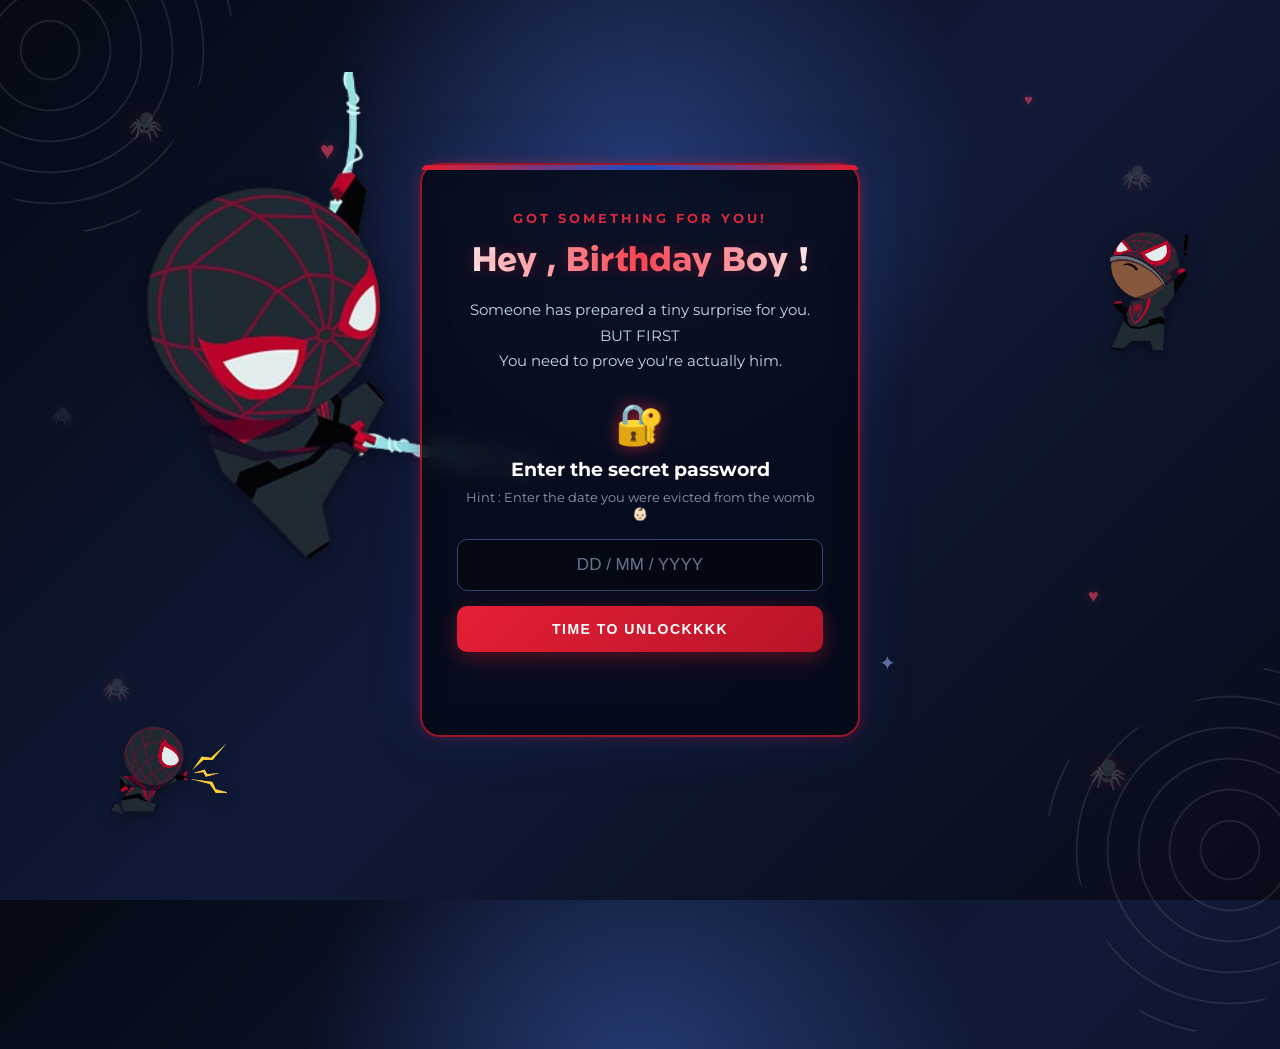
<file: index.html>
<!DOCTYPE html>
<html lang="en">
<head>
    <meta charset="UTF-8">
    <meta name="viewport" content="width=device-width, initial-scale=1.0">
    <title>A Little Surprise ❤️</title>

<link rel="preconnect" href="https://fonts.googleapis.com">
<link rel="preconnect" href="https://fonts.gstatic.com" crossorigin>
<link href="https://fonts.googleapis.com/css2?family=Geom:ital,wght@0,300..900;1,300..900&family=Montserrat:ital,wght@0,100..900;1,100..900&display=swap" rel="stylesheet"> 

    <link rel="stylesheet" href="style.css">
</head>

<body>

    <!-- Floating background decorations -->
    <!-- Cute floating background decorations -->

<div class="floating-heart heart1">♥</div>
<div class="floating-heart heart2">♥</div>
<div class="floating-heart heart3">♥</div>
<div class="floating-heart heart4">♥</div>

<div class="spider-mask mask1">🕷️</div>
<div class="spider-mask mask2">🕷️</div>
<div class="spider-mask mask3">🕷️</div>
<div class="spider-mask mask4">🕷️</div>
<div class="spider-mask mask5">🕷️</div>

<!-- Cute Spider-Man decorations -->

<img src="assets/spidey1.png" class="spidey spidey1" alt="">
<img src="assets/spidey3.png" class="spidey spidey3" alt="">
<img src="assets/spidey4.png" class="spidey spidey4" alt="">


<div class="web web1">✦</div>
<div class="web web2">✦</div>
    <main class="container">
 
        <div class="card">


            <p class="small-text">Got Something For You!</p>

            <h1>Hey , Birthday Boy !</h1>

            <p class="description">
                Someone has prepared a tiny surprise for you.
                <br>
                BUT FIRST
                <br>
                You need to prove you're actually him. 
            </p>

            <div class="lock">🔐</div>

            <h2>Enter the secret password</h2>

            <p class="hint">
                Hint : Enter the date you were evicted from the womb 👶🏻
            </p>

            <input
                type="text"
                id="password"
                placeholder="DD / MM / YYYY"
                maxlength="10"
            >

            <button onclick="checkPassword()">
                TIME TO UNLOCKKKK 
            </button>

            <p id="message"></p>

        </div>

    </main>

    <script src="script.js"></script>

</body>
</html>
</file>
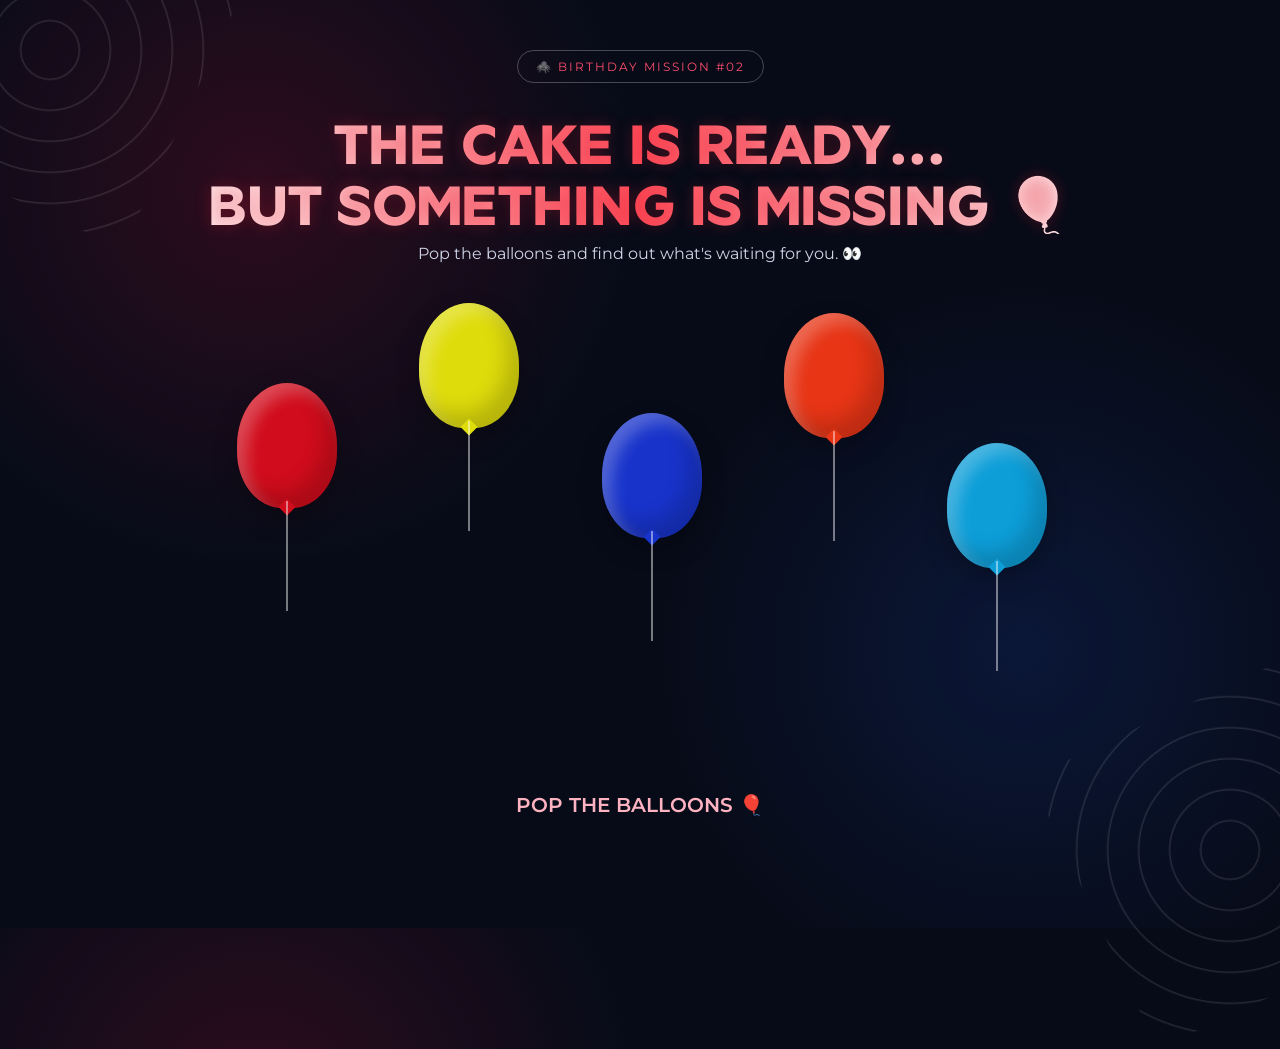
<file: balloons.html>
<!DOCTYPE html>
<html lang="en">
<head>
    <meta charset="UTF-8">
    <meta name="viewport" content="width=device-width, initial-scale=1.0">

    <title>Birthday Mission #02 🕷️</title>
<link href="https://fonts.googleapis.com/css2?family=Geom:ital,wght@0,300..900;1,300..900&family=Montserrat:ital,wght@0,100..900;1,100..900&display=swap" rel="stylesheet"> 

    <link rel="stylesheet" href="style.css">
    <link rel="stylesheet" href="balloons.css">
</head>

<body class="balloon-page">

    <main class="balloon-container">

        <div class="mission-label">
            🕷️ BIRTHDAY MISSION #02
        </div>

        <h1>
            THE CAKE IS READY...
            <span>BUT SOMETHING IS MISSING 🎈</span>
        </h1>

        <p class="balloon-subtitle">
            Pop the balloons and find out what's waiting for you. 👀
        </p>

        <div class="balloon-area">

            <div class="balloon balloon-red" data-message="You're annoying. 😌"></div>

            <div class="balloon balloon-blue" data-message="But you're still my favourite person. ❤️"></div>

            <div class="balloon balloon-pink" data-message="Okay fine... you're cute. 🙄💕"></div>

            <div class="balloon balloon-yellow" data-message="Don't get too excited. 😭"></div>

            <div class="balloon balloon-purple" data-message="One more balloon... 👀"></div>

        </div>

        <div id="balloonMessage" class="balloon-message">
            POP THE BALLOONS 🎈
        </div>

        <button id="continueButton" class="continue-button hidden">
            OPEN YOUR BIRTHDAY SURPRISE 🎁
        </button>

    </main>

    <script src="balloons.js"></script>

</body>
</html>
</file>
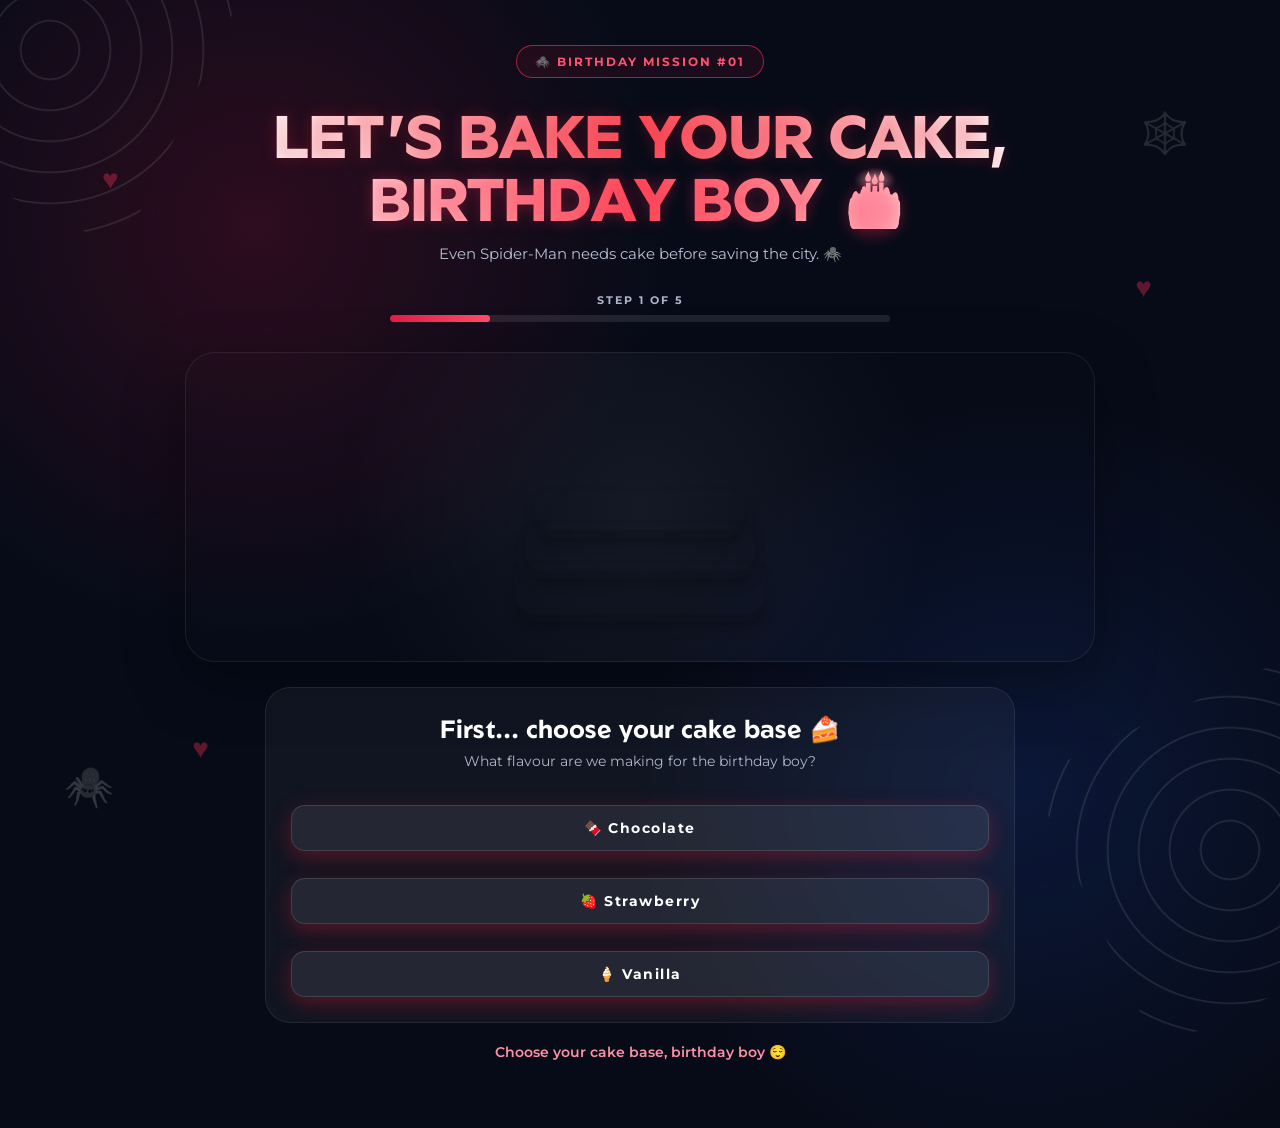
<file: cake.html>
<!DOCTYPE html>
<html lang="en">
<head>
    <meta charset="UTF-8">
    <meta name="viewport" content="width=device-width, initial-scale=1.0">

    <title>Birthday Mission #01 🕷️</title>

    <!-- Google Fonts -->
    <link rel="preconnect" href="https://fonts.googleapis.com">
    <link rel="preconnect" href="https://fonts.gstatic.com" crossorigin>

    <link href="https://fonts.googleapis.com/css2?family=Geom:ital,wght@0,300..900;1,300..900&family=Montserrat:ital,wght@0,100..900;1,100..900&display=swap" rel="stylesheet">

    <!-- Your existing stylesheet -->
    <link rel="stylesheet" href="style.css">

    <!-- Cake-specific stylesheet -->
    <link rel="stylesheet" href="cake.css">
</head>

<body class="cake-page">

    <!-- Floating decorations -->
    <div class="cake-bg-heart heart-1">♥</div>
    <div class="cake-bg-heart heart-2">♥</div>
    <div class="cake-bg-heart heart-3">♥</div>

    <div class="cake-bg-web web-1">🕸️</div>
    <div class="cake-bg-web web-2">🕷️</div>

    <main class="cake-container">

        <!-- Mission heading -->
        <div class="mission-label">
            🕷️ BIRTHDAY MISSION #01
        </div>

        <h1>
            LET'S BAKE YOUR CAKE,
            <span>BIRTHDAY BOY 🎂</span>
        </h1>

        <p class="cake-subtitle">
            Even Spider-Man needs cake before saving the city. 🕷️
        </p>


        <!-- Progress -->
        <div class="cake-progress">
            <div class="progress-text">
                STEP <span id="currentStep">1</span> OF 5
            </div>

            <div class="progress-bar">
                <div id="progressFill"></div>
            </div>
        </div>


        <!-- Cake display -->
        <section class="cake-stage">

            <div class="cake-wrapper">

                <!-- Candles will be added by JavaScript -->
                <div id="candles" class="candles"></div>

                <!-- Cake -->
                <div id="cake" class="cake">

                    <div id="cakeDecorations" class="cake-decorations"></div>

                    <div id="frosting" class="frosting"></div>

                    <div class="cake-layer cake-top"></div>
                    <div class="cake-layer cake-middle"></div>
                    <div class="cake-layer cake-bottom"></div>

                </div>

            </div>

        </section>


        <!-- Interactive controls -->
        <section class="cake-controls">

            <!-- STEP 1 -->
            <div class="cake-step active" id="step1">

                <h2>First... choose your cake base 🍰</h2>

                <p>
                    What flavour are we making for the birthday boy?
                </p>

                <div class="choice-buttons">

                    <button class="cake-choice" data-base="chocolate">
                        🍫 Chocolate
                    </button>

                    <button class="cake-choice" data-base="strawberry">
                        🍓 Strawberry
                    </button>

                    <button class="cake-choice" data-base="vanilla">
                        🍦 Vanilla
                    </button>

                </div>

            </div>


            <!-- STEP 2 -->
            <div class="cake-step" id="step2">

                <h2>Now let's add some frosting! 🎀</h2>

                <p>
                    Because plain cake is simply unacceptable.
                </p>

                <div class="choice-buttons">

                    <button class="frosting-choice" data-frosting="pink">
                        💗 Pink
                    </button>

                    <button class="frosting-choice" data-frosting="white">
                        🤍 Vanilla
                    </button>

                    <button class="frosting-choice" data-frosting="red">
                        ❤️ Red Velvet
                    </button>

                </div>

            </div>


            <!-- STEP 3 -->
            <div class="cake-step" id="step3">

                <h2>Time to decorate! ✨</h2>

                <p>
                    Make it cute. You have been warned. 😌
                </p>

                <div class="choice-buttons">

                    <button class="decoration-choice" data-decoration="web">
                        🕸️ Spider Web
                    </button>

                    <button class="decoration-choice" data-decoration="heart">
                        ❤️ Hearts
                    </button>

                    <button class="decoration-choice" data-decoration="strawberry">
                        🍓 Strawberries
                    </button>

                    <button class="decoration-choice" data-decoration="chocolate">
                        🍫 Choco Chips
                    </button>

                </div>

                <button id="finishDecorating" class="next-button">
                    I'M DONE DECORATING ✨
                </button>

            </div>


            <!-- STEP 4 -->
            <div class="cake-step" id="step4">

                <h2>Every birthday cake needs candles 🕯️</h2>

                <p>
                    Add the candles...
                </p>

                <button id="addCandles" class="next-button">
                    ADD CANDLES 🕯️
                </button>

            </div>


            <!-- STEP 5 -->
            <div class="cake-step" id="step5">

                <h2 id="candleTitle">
                    Almost there... 👀
                </h2>

                <p id="candleMessage">
                    Light the candles and make a wish. ✨
                </p>

                <button id="lightCandles" class="next-button">
                    LIGHT THE CANDLES 🔥
                </button>

                <button id="blowCandles" class="next-button hidden">
                    BLOW THEM OUT 💨
                </button>

            </div>


            <!-- Messages -->
            <div id="cakeMessage" class="cake-message">
                Choose your cake base, birthday boy 😌
            </div>


            <!-- Final button -->
            <button id="continueButton" class="continue-button hidden">
                CONTINUE TO THE BALLOONS 🎈
            </button>

        </section>

    </main>


    <script src="cake.js"></script>

</body>
</html>
</file>
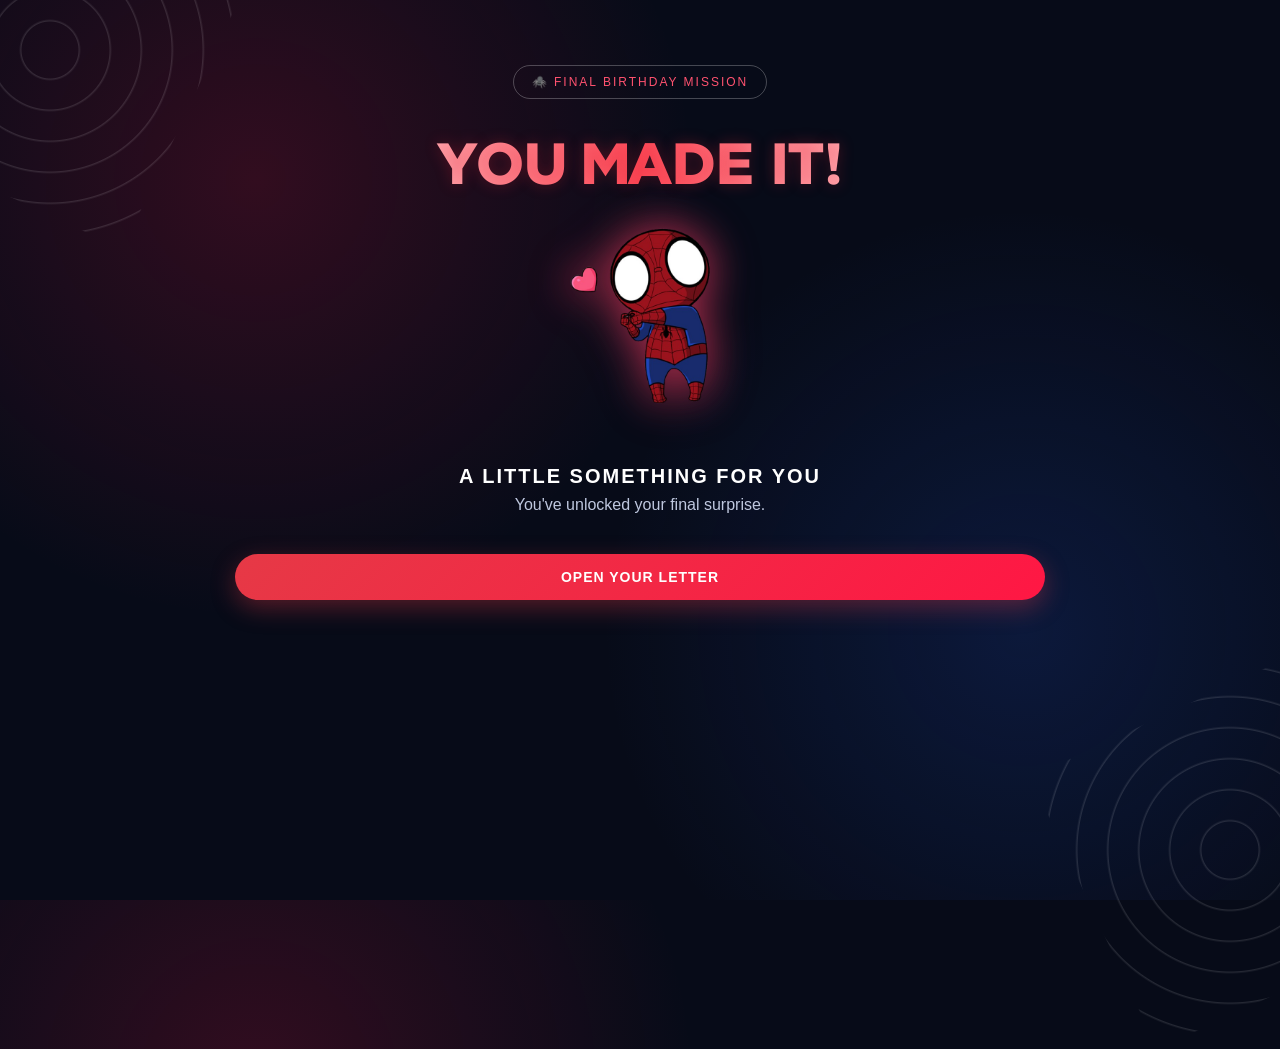
<file: surprise.html>
<!DOCTYPE html>
<html lang="en">
<head>
    <meta charset="UTF-8">
    <meta name="viewport" content="width=device-width, initial-scale=1.0">

    <title>Your Birthday Surprise ❤️</title>
<link href="https://fonts.googleapis.com/css2?family=Geom&display=swap" rel="stylesheet">
    <link rel="stylesheet" href="style.css">
    <link rel="stylesheet" href="surprise.css">
</head>

<body class="surprise-page">

    <main class="surprise-container">

        <div class="mission-label">
            🕷️ FINAL BIRTHDAY MISSION
        </div>

        <h1>
            YOU MADE IT!
        
        </h1>
<div class="envelope" id="envelope">
    <img src="spidey_love.png" alt="Spider-Man ❤️" class="spidey-image">
</div>

        <h2>A LITTLE SOMETHING FOR YOU</h2>

        <p class="letter-instruction">
            You've unlocked your final surprise.
        </p>

        <button id="openLetter" class="surprise-button">
            OPEN YOUR LETTER 
        </button>

        <section id="birthdayLetter" class="birthday-letter hidden">
            <h2>Happy Birthday, Achukuttaaahhhh</h2>

            <p>
                I have dedicated some part of my time for this,
                just for you. Every click brought you closer
                to something I wanted you to know. I somehow knew i cannot be present physically near you to celebrate this day with you. So i had to make this for my favourite human out there. I really wanted to give you something that would mean a lot to you, because of the efforts I have put for this since a month .I hope you have had a lil fun while going through this. Happy B'day My Love ! 
            </p>

        </section>

    </main>

    <script src="surprise.js"></script>

</body>
</html>
</file>
<file: style.css>
* {
    margin: 0;
    padding: 0;
    box-sizing: border-box;
}

h1 {
    font-family: "Geom", sans-serif;
    font-weight: 800;
}



body {
    min-height: 100vh;
    font-family: "Montserrat", sans-serif;
    overflow-x: hidden;
overflow-y: auto;
    color: white;

    /* Spider-Man inspired NYC night */
    background:
        radial-gradient(circle at 50% 20%, #263b73 0%, transparent 35%),
        linear-gradient(135deg, #050914, #101a38, #080b18);
}

/* =========================
   MAIN CONTAINER
========================= */

.container {
    min-height: 100vh;

    display: flex;
    justify-content: center;
    align-items: center;

    padding: 20px;

    position: relative;
    z-index: 5;
}

/* =========================
   MAIN CARD
========================= */

.card {
    width: 440px;
    max-width: 95%;

    padding: 45px 35px;

    text-align: center;

    background: rgba(5, 10, 25, 0.82);

    border: 2px solid rgba(220, 25, 45, 0.7);

    border-radius: 20px;

    backdrop-filter: blur(12px);

    box-shadow:
        0 0 15px rgba(220, 25, 45, 0.3),
        0 0 50px rgba(20, 60, 150, 0.25),
        inset 0 0 30px rgba(0, 0, 0, 0.25);

    position: relative;

    animation: cardAppear 1s ease;
}

/* Red comic-style top border */

.card::before {
    content: "";

    position: absolute;

    top: 0;
    left: 0;

    width: 100%;
    height: 5px;

    background: linear-gradient(
        90deg,
        #e21d2f,
        #1f4fc4,
        #e21d2f
    );

    border-radius: 20px 20px 0 0;
}

/* =========================
   SPIDER ICON
========================= */

.sparkle {
    font-size: 42px;

    margin-bottom: 12px;

    filter:
        drop-shadow(0 0 8px rgba(230, 30, 50, 0.8));

    animation: spiderFloat 2s infinite ease-in-out;
}

/* =========================
   TEXT
========================= */

.small-text {
    color: #d9273d;

    font-size: 13px;

    font-weight: bold;

    letter-spacing: 3px;

    margin-bottom: 10px;

    text-transform: uppercase;
}

h1 {
    font-size: 34px;

    margin-bottom: 18px;

    font-weight: 800;

    background: linear-gradient(
        90deg,
        #ffffff,
        #ff4b59,
        #ffffff
    );

    -webkit-background-clip: text;
    -webkit-text-fill-color: transparent;

    text-shadow:
        0 0 15px rgba(220, 30, 50, 0.3);
}

.description {
    color: #cbd4e8;

    line-height: 1.7;

    font-size: 15px;
}

/* =========================
   LOCK
========================= */

.lock {
    font-size: 40px;

    margin: 25px 0 10px;

    animation: lockFloat 2s infinite ease-in-out;

    filter:
        drop-shadow(0 0 8px rgba(220, 30, 50, 0.7));
}

h2 {
    font-size: 19px;

    margin-bottom: 8px;

    color: #ffffff;
}

.hint {
    font-size: 13px;

    color: #8996b3;

    margin-bottom: 18px;
}

/* =========================
   PASSWORD INPUT
========================= */

input {
    width: 100%;

    padding: 15px;

    border-radius: 10px;

    border: 1px solid #34466f;

    background: rgba(0, 0, 0, 0.35);

    color: white;

    text-align: center;

    font-size: 17px;

    outline: none;

    transition: 0.3s;
}

input::placeholder {
    color: #69758e;
}

input:focus {
    border-color: #e52b40;

    box-shadow:
        0 0 12px rgba(220, 30, 50, 0.4);
}

/* =========================
   BUTTON
========================= */

button {
    width: 100%;

    margin-top: 15px;

    padding: 15px;

    border: none;

    border-radius: 10px;

    background:
        linear-gradient(
            135deg,
            #e51f35,
            #b91428
        );

    color: white;

    font-size: 14px;

    font-weight: bold;

    letter-spacing: 1.5px;

    cursor: pointer;

    transition: 0.3s;

    box-shadow:
        0 6px 20px rgba(220, 25, 45, 0.35);
}

button:hover {
    transform: translateY(-3px);

    box-shadow:
        0 10px 30px rgba(220, 25, 45, 0.55);

    background:
        linear-gradient(
            135deg,
            #f52c43,
            #c81930
        );
}

button:active {
    transform: scale(0.97);
}

/* =========================
   MESSAGE
========================= */

#message {
    margin-top: 18px;

    min-height: 20px;

    font-size: 14px;

    color: #ff4c5f;

    font-weight: 600;
}

/* =========================
   WEB CORNERS
========================= */

body::before,
body::after {
    content: "";

    position: absolute;

    width: 300px;
    height: 300px;

    opacity: 0.12;

    background-image:
        repeating-radial-gradient(
            circle,
            transparent 0,
            transparent 28px,
            white 29px,
            transparent 31px
        );

    pointer-events: none;
}

body::before {
    top: -100px;
    left: -100px;

    transform: rotate(25deg);
}

body::after {
    bottom: -100px;
    right: -100px;

    transform: rotate(-25deg);
}

/* =========================
   FLOATING HEARTS
========================= */

.floating-heart {
    position: absolute;

    top: 15%;
    left: 12%;

    font-size: 22px;

    color: rgba(220, 30, 50, 0.4);

    animation:
        float 5s infinite ease-in-out;

    z-index: 1;
}

.heart2 {
    top: 70%;
    left: 85%;

    animation-delay: 1s;
}

.heart3 {
    top: 25%;
    left: 80%;

    animation-delay: 2s;
}

/* =========================
   WEB THREADS
========================= */

.star {
    position: absolute;

    color: rgba(120, 160, 255, 0.65);

    font-size: 20px;

    animation:
        twinkle 2s infinite alternate;

    z-index: 1;
}

.star1 {
    top: 18%;
    left: 70%;
}

.star2 {
    top: 80%;
    left: 18%;

    animation-delay: 0.8s;
}

.star3 {
    top: 10%;
    left: 30%;

    animation-delay: 1.5s;
}

/* =========================
   ANIMATIONS
========================= */

@keyframes cardAppear {

    from {
        opacity: 0;
        transform:
            translateY(40px)
            scale(0.94);
    }

    to {
        opacity: 1;
        transform:
            translateY(0)
            scale(1);
    }
}

@keyframes spiderFloat {

    0%, 100% {
        transform:
            translateY(0)
            rotate(0deg);
    }

    50% {
        transform:
            translateY(-8px)
            rotate(5deg);
    }
}

@keyframes lockFloat {

    0%, 100% {
        transform: translateY(0);
    }

    50% {
        transform: translateY(-8px);
    }
}

@keyframes float {

    0%, 100% {
        transform: translateY(0);
    }

    50% {
        transform: translateY(-25px);
    }
}

@keyframes twinkle {

    from {
        opacity: 0.2;
        transform: scale(0.8);
    }

    to {
        opacity: 1;
        transform: scale(1.2);
    }
}

@keyframes shake {

    0%, 100% {
        transform: translateX(0);
    }

    25% {
        transform: translateX(-8px);
    }

    75% {
        transform: translateX(8px);
    }
}

/* =========================
   SUCCESS EFFECT
========================= */

.success {
    animation:
        successPulse 0.7s ease;
}

@keyframes successPulse {

    0% {
        transform: scale(1);
    }

    50% {
        transform: scale(1.05);
        box-shadow:
            0 0 50px rgba(220, 30, 50, 0.7);
    }

    100% {
        transform: scale(1);
    }
}
/* =================================
   CUTE FLOATING SPIDER MASKS
================================= */

.spider-mask {
    position: absolute;

    font-size: 28px;

    opacity: 0.35;

    filter:
        drop-shadow(0 0 6px rgba(220, 30, 50, 0.5));

    z-index: 1;

    pointer-events: none;

    animation:
        maskFloat 6s infinite ease-in-out;
}


/* Different positions */

.mask1 {
    top: 12%;
    left: 10%;

    animation-delay: 0s;
}

.mask2 {
    top: 75%;
    left: 8%;

    font-size: 23px;

    animation-delay: 1.5s;
}

.mask3 {
    top: 18%;
    right: 10%;

    font-size: 25px;

    animation-delay: 2.5s;
}

.mask4 {
    bottom: 12%;
    right: 12%;

    font-size: 30px;

    animation-delay: 3.5s;
}

.mask5 {
    top: 45%;
    left: 4%;

    font-size: 18px;

    opacity: 0.2;

    animation-delay: 4.5s;
}


/* =================================
   FLOATING HEARTS
================================= */

.floating-heart {
    position: absolute;

    color: rgba(255, 70, 100, 0.55);

    font-size: 22px;

    z-index: 1;

    pointer-events: none;

    filter:
        drop-shadow(0 0 5px rgba(255, 50, 80, 0.5));

    animation:
        heartFloat 5s infinite ease-in-out;
}

.heart1 {
    top: 28%;
    left: 17%;
}

.heart2 {
    top: 65%;
    right: 18%;

    font-size: 18px;

    animation-delay: 1s;
}

.heart3 {
    top: 10%;
    right: 30%;

    font-size: 15px;

    animation-delay: 2s;
}

.heart4 {
    bottom: 18%;
    left: 25%;

    font-size: 25px;

    animation-delay: 3s;
}


/* =================================
   LITTLE SPARKLES
================================= */

.web {
    position: absolute;

    color: rgba(170, 190, 255, 0.55);

    font-size: 20px;

    z-index: 1;

    animation:
        sparkleFloat 3s infinite alternate;

    pointer-events: none;
}

.web1 {
    top: 22%;
    left: 35%;
}

.web2 {
    bottom: 25%;
    right: 30%;

    animation-delay: 1.2s;
}


/* =================================
   MASK ANIMATION
================================= */

@keyframes maskFloat {

    0% {
        transform:
            translateY(0)
            rotate(-5deg);

        opacity: 0.25;
    }

    50% {
        transform:
            translateY(-18px)
            rotate(5deg);

        opacity: 0.45;
    }

    100% {
        transform:
            translateY(0)
            rotate(-5deg);

        opacity: 0.25;
    }
}


/* =================================
   HEART ANIMATION
================================= */

@keyframes heartFloat {

    0% {
        transform:
            translateY(0)
            scale(1);

        opacity: 0.3;
    }

    50% {
        transform:
            translateY(-20px)
            scale(1.15);

        opacity: 0.65;
    }

    100% {
        transform:
            translateY(0)
            scale(1);

        opacity: 0.3;
    }
}


/* =================================
   SPARKLE ANIMATION
================================= */

@keyframes sparkleFloat {

    from {
        transform:
            scale(0.7)
            rotate(0deg);

        opacity: 0.25;
    }

    to {
        transform:
            scale(1.2)
            rotate(180deg);

        opacity: 0.8;
    }
}

/* =================================
   CUTE SPIDER-MAN "EMOJIS"
================================= */

.spidey {
    position: absolute;

    width: 125px;
    height: 125px;

    object-fit: contain;

    z-index: 1;

    pointer-events: none;

    filter:
        drop-shadow(0 5px 8px rgba(0, 0, 0, 0.35));

    animation: spideyFloat 5s infinite ease-in-out;
}

/* Positions */

.spidey1 {
    top: 8%;
    left: 7%;

      width: 500px;
    height: 500px;
}


.spidey3 {
    top: 25%;
    right: 6%;

    width: 125px;
    height: 125px;

    animation-delay: 2.5s;
}

.spidey4 {
    bottom: 8%;
    left: 8%;

    width: 125px;
    height: 125px;

    animation-delay: 3.5s;
}

@keyframes spideyFloat {

    0%, 100% {
        transform:
            translateY(0)
            rotate(-4deg);
    }

    50% {
        transform:
            translateY(-15px)
            rotate(4deg);
    }
}
</file>
<file: balloons.css>
* {
    box-sizing: border-box;
}
h1 {
    font-family: "Geom", sans-serif;
    font-weight: 800;
}
body.balloon-page {
    margin: 0;
    min-height: 100vh;
    overflow-x: hidden;
    overflow-y: auto;

    background:
        radial-gradient(circle at 20% 20%, rgba(220, 20, 60, 0.18), transparent 30%),
        radial-gradient(circle at 80% 70%, rgba(30, 80, 200, 0.18), transparent 30%),
        #070b18;

    color: white;
    font-family: "Montserrat", sans-serif;
}

.balloon-container {
    width: min(1000px, 94%);
    margin: auto;
    padding: 50px 20px 70px;
    text-align: center;
    position: relative;
    z-index: 2;
}


.mission-label {
    display: inline-block;
    padding: 8px 18px;
    border: 1px solid rgba(255,255,255,0.25);
    border-radius: 30px;
    font-size: 12px;
    letter-spacing: 2px;
    color: #ff4d6d;
    margin-bottom: 20px;
}

.balloon-container h1 {
    font-size: clamp(30px, 5vw, 55px);
    line-height: 1.1;
    margin: 10px 0;
}

.balloon-container h1 span {
    display: block;
    color: #ff3b5c;
}

.balloon-subtitle {
    color: #cfd4e6;
    font-size: 16px;
    margin-bottom: 30px;
}

/* BALLOON AREA */

.balloon-area {
    position: relative;
    width: 100%;
    height: 480px;
    margin: 20px auto;
}

/* INDIVIDUAL BALLOONS */

.balloon {
    position: absolute;
    width: 100px;
    height: 125px;
    border-radius: 50% 50% 45% 45%;
    cursor: pointer;

    box-shadow:
        inset -12px -15px 20px rgba(0,0,0,0.18),
        inset 10px 10px 15px rgba(255,255,255,0.25),
        0 10px 25px rgba(0,0,0,0.25);

    animation: float 3s ease-in-out infinite;
}

.balloon::before {
    content: "";
    position: absolute;
    width: 12px;
    height: 12px;
    background: inherit;
    bottom: -5px;
    left: 44px;
    transform: rotate(45deg);
}

.balloon::after {
    content: "";
    position: absolute;
    width: 2px;
    height: 110px;
    background: rgba(255,255,255,0.45);
    top: 118px;
    left: 49px;
}

/* BALLOON POSITIONS */

.balloon-red {
    background: #d10c1c;
    left: 8%;
    top: 90px;
    animation-delay: 0s;
}

.balloon-blue {
    background: #dfdc0c;
    left: 27%;
    top: 10px;
    animation-delay: 0.5s;
}

.balloon-pink {
    background: #1833ca;
    left: 46%;
    top: 120px;
    animation-delay: 1s;
}

.balloon-yellow {
    background: #e73516;
    left: 65%;
    top: 20px;
    animation-delay: 1.5s;
}

.balloon-purple {
    background: #0d9ed8;
    left: 82%;
    top: 150px;
    animation-delay: 2s;
}

/* FLOATING ANIMATION */

@keyframes float {
    0%, 100% {
        transform: translateY(0) rotate(-2deg);
    }

    50% {
        transform: translateY(-20px) rotate(2deg);
    }
}

/* MESSAGE */

.balloon-message {
    min-height: 45px;
    margin: 20px auto;
    font-size: 20px;
    font-weight: 600;
    color: #ffb3c1;
}

/* CONTINUE BUTTON */

.continue-button {
    border: none;
    padding: 14px 28px;
    border-radius: 30px;

    background: linear-gradient(135deg, #e63946, #ff1744);
    color: white;

    font-size: 14px;
    font-weight: bold;
    letter-spacing: 1px;

    cursor: pointer;

    box-shadow: 0 8px 25px rgba(230, 57, 70, 0.35);

    transition: 0.25s ease;
}

.continue-button:hover {
    transform: translateY(-3px) scale(1.03);
}

.hidden {
    display: none !important;
}

/* MOBILE */

@media (max-width: 700px) {

    .balloon-area {
        height: 520px;
    }

    .balloon {
        width: 75px;
        height: 95px;
    }

    .balloon::before {
        left: 32px;
    }

    .balloon::after {
        top: 90px;
        left: 37px;
    }

    .balloon-red {
        left: 5%;
    }

    .balloon-blue {
        left: 30%;
    }

    .balloon-pink {
        left: 52%;
    }

    .balloon-yellow {
        left: 68%;
    }

    .balloon-purple {
        left: 35%;
        top: 300px;
    }
}
</file>
<file: cake.css>
/* ==========================================
   SPIDER-MAN BIRTHDAY — CAKE PAGE
   ========================================== */

* {
    box-sizing: border-box;
}
h1 {
    font-family: "Geom", sans-serif;
    font-weight: 800;
}
body.cake-page {
    margin: 0;
    min-height: 100vh;
    overflow-x: hidden;

    background:
        radial-gradient(circle at 20% 20%, rgba(220, 20, 60, 0.18), transparent 30%),
        radial-gradient(circle at 80% 70%, rgba(30, 80, 200, 0.18), transparent 30%),
        #070b18;

    color: white;
    font-family: "Montserrat", sans-serif;
}


/* ==========================================
   BACKGROUND DECORATIONS
   ========================================== */

.cake-bg-heart,
.cake-bg-web {
    position: fixed;
    pointer-events: none;
    z-index: 0;
}

.cake-bg-heart {
    color: rgba(255, 50, 90, 0.35);
    font-size: 28px;
    animation: floatHeart 5s ease-in-out infinite;
}

.heart-1 {
    left: 8%;
    top: 18%;
}

.heart-2 {
    right: 10%;
    top: 30%;
    animation-delay: 1.5s;
}

.heart-3 {
    left: 15%;
    bottom: 15%;
    animation-delay: 3s;
}

.cake-bg-web {
    font-size: 40px;
    opacity: 0.35;
    animation: slowFloat 6s ease-in-out infinite;
}

.web-1 {
    right: 7%;
    top: 12%;
}

.web-2 {
    left: 5%;
    bottom: 10%;
    animation-delay: 2s;
}


@keyframes floatHeart {

    0%, 100% {
        transform: translateY(0) rotate(-5deg);
    }

    50% {
        transform: translateY(-20px) rotate(8deg);
    }
}

@keyframes slowFloat {

    0%, 100% {
        transform: translateY(0);
    }

    50% {
        transform: translateY(-15px);
    }
}


/* ==========================================
   MAIN CONTAINER
   ========================================== */

.cake-container {
    position: relative;
    z-index: 2;

    width: min(950px, 94%);
    margin: auto;
    padding: 45px 20px 60px;

    text-align: center;
}


/* ==========================================
   HEADING
   ========================================== */

.mission-label {
    display: inline-block;

    padding: 8px 18px;
    margin-bottom: 15px;

    border: 1px solid rgba(255, 50, 80, 0.6);
    border-radius: 30px;

    color: #ff5470;
    background: rgba(255, 30, 60, 0.08);

    font-size: 12px;
    font-weight: 700;
    letter-spacing: 2px;
}

.cake-container h1 {
    margin: 10px auto;

    max-width: 750px;

    font-family: "Geom", sans-serif;
    font-size: clamp(32px, 6vw, 60px);
    line-height: 1.05;

    letter-spacing: -1px;
}

.cake-container h1 span {
    display: block;
    color: #ff355d;

    text-shadow:
        0 0 15px rgba(255, 40, 80, 0.35);
}

.cake-subtitle {
    color: #b8bfd3;
    font-size: 15px;
    margin: 15px auto 30px;
}


/* ==========================================
   PROGRESS BAR
   ========================================== */

.cake-progress {
    width: min(500px, 90%);
    margin: 0 auto 30px;
}

.progress-text {
    margin-bottom: 8px;

    font-size: 11px;
    font-weight: 700;
    letter-spacing: 2px;

    color: #aeb6cb;
}

.progress-bar {
    height: 7px;

    background: rgba(255, 255, 255, 0.1);

    border-radius: 20px;
    overflow: hidden;
}

#progressFill {
    width: 20%;
    height: 100%;

    background: linear-gradient(
        90deg,
        #e21d48,
        #ff4d68
    );

    border-radius: inherit;

    transition: width 0.5s ease;
}


/* ==========================================
   CAKE STAGE
   ========================================== */

.cake-stage {
    width: 100%;
    min-height: 310px;

    display: flex;
    align-items: center;
    justify-content: center;

    margin-bottom: 25px;

    border: 1px solid rgba(255, 255, 255, 0.08);
    border-radius: 30px;

    background:
        radial-gradient(
            circle at center,
            rgba(255, 255, 255, 0.06),
            transparent 65%
        );

    box-shadow:
        0 20px 60px rgba(0, 0, 0, 0.35);
}

.cake-wrapper {
    position: relative;

    width: 300px;
    height: 230px;

    display: flex;
    align-items: flex-end;
    justify-content: center;
}


/* ==========================================
   CAKE
   ========================================== */

.cake {
    position: relative;

    width: 250px;
    height: 150px;

    transition: 0.5s ease;
}


/* Cake layers */

.cake-layer {
    position: absolute;

    left: 0;

    width: 100%;

    border-radius: 14px 14px 20px 20px;

    box-shadow:
        inset 0 -8px 0 rgba(0, 0, 0, 0.12),
        0 7px 12px rgba(0, 0, 0, 0.2);

    transition: background 0.5s ease;
}

.cake-bottom {
    bottom: 0;
    height: 58px;
}

.cake-middle {
    bottom: 43px;
    height: 55px;
    width: 92%;
    left: 4%;
}

.cake-top {
    bottom: 84px;
    height: 48px;
    width: 84%;
    left: 8%;
}


/* Cake flavours */

.cake.chocolate .cake-layer {
    background: linear-gradient(
        180deg,
        #8b4b35,
        #5a291e
    );
}

.cake.strawberry .cake-layer {
    background: linear-gradient(
        180deg,
        #ff8ba2,
        #d94c6a
    );
}

.cake.vanilla .cake-layer {
    background: linear-gradient(
        180deg,
        #fff0c4,
        #d9ad70
    );
}


/* ==========================================
   FROSTING
   ========================================== */

.frosting {
    position: absolute;

    z-index: 5;

    left: 8%;
    bottom: 116px;

    width: 84%;
    height: 25px;

    border-radius: 20px;

    opacity: 0;

    transition: 0.5s ease;
}

.frosting::after {
    content: "";

    position: absolute;

    left: 10%;
    right: 10%;
    bottom: -10px;

    height: 15px;

    border-radius: 0 0 15px 15px;

    background: inherit;
}

.frosting.pink {
    opacity: 1;
    background: #ff91b2;
}

.frosting.white {
    opacity: 1;
    background: #fff4f7;
}

.frosting.red {
    opacity: 1;
    background: #e52b4f;
}


/* ==========================================
   DECORATIONS
   ========================================== */

.cake-decorations {
    position: absolute;

    z-index: 10;

    left: 10%;
    right: 10%;
    top: 0;

    min-height: 45px;

    display: flex;
    align-items: center;
    justify-content: center;
    gap: 8px;

    flex-wrap: wrap;
}

.cake-decoration {
    font-size: 25px;

    animation: decorationPop 0.4s ease;
}

@keyframes decorationPop {

    0% {
        transform: scale(0);
    }

    70% {
        transform: scale(1.2);
    }

    100% {
        transform: scale(1);
    }
}


/* ==========================================
   CANDLES
   ========================================== */

.candles {
    position: absolute;

    z-index: 20;

    left: 50%;
    bottom: 150px;

    transform: translateX(-50%);

    display: flex;
    align-items: flex-end;
    justify-content: center;

    gap: 13px;
}

.candle {
    position: relative;

    width: 15px;
    height: 55px;
}

.candle-stick {
    width: 15px;
    height: 48px;

    border-radius: 4px;

    background:
        repeating-linear-gradient(
            45deg,
            #ff4968,
            #ff4968 5px,
            #fff 5px,
            #fff 9px
        );

    box-shadow:
        0 3px 5px rgba(0, 0, 0, 0.3);
}

.flame {
    position: absolute;

    left: 50%;
    top: -23px;

    transform: translateX(-50%);

    font-size: 21px;

    animation: flameFlicker 0.5s ease-in-out infinite alternate;
}

@keyframes flameFlicker {

    from {
        transform: translateX(-50%) scale(1);
    }

    to {
        transform: translateX(-50%) scale(1.15) rotate(3deg);
    }
}


/* ==========================================
   CONTROLS
   ========================================== */

.cake-controls {
    width: min(750px, 100%);
    margin: auto;
}

.cake-step {
    display: none;

    padding: 25px;

    border-radius: 25px;

    background: rgba(255, 255, 255, 0.045);
    border: 1px solid rgba(255, 255, 255, 0.08);

    backdrop-filter: blur(10px);

    animation: stepAppear 0.5s ease;
}

.cake-step.active {
    display: block;
}

@keyframes stepAppear {

    from {
        opacity: 0;
        transform: translateY(15px);
    }

    to {
        opacity: 1;
        transform: translateY(0);
    }
}

.cake-step h2 {
    margin: 0 0 8px;

    font-family: "Geom", sans-serif;
    font-size: 25px;
}

.cake-step p {
    margin: 0 0 20px;

    color: #aeb6cb;
    font-size: 14px;
}


/* ==========================================
   CHOICE BUTTONS
   ========================================== */

.choice-buttons {
    display: flex;
    flex-wrap: wrap;
    justify-content: center;
    gap: 12px;
}

.choice-buttons button,
.next-button,
.continue-button {

    border: none;
    cursor: pointer;

    font-family: "Montserrat", sans-serif;
    font-weight: 700;

    transition:
        transform 0.2s ease,
        box-shadow 0.2s ease,
        background 0.2s ease;
}


/* Base / frosting buttons */

.cake-choice,
.frosting-choice,
.decoration-choice {

    padding: 13px 18px;

    border-radius: 14px;

    color: white;

    background: rgba(255, 255, 255, 0.08);

    border: 1px solid rgba(255, 255, 255, 0.12) !important;
}

.cake-choice:hover,
.frosting-choice:hover,
.decoration-choice:hover {

    transform: translateY(-3px);

    background: rgba(255, 50, 80, 0.18);

    box-shadow:
        0 8px 20px rgba(255, 30, 70, 0.15);
}

.cake-choice.selected,
.frosting-choice.selected,
.decoration-choice.selected {

    background: #e52b4f;

    box-shadow:
        0 8px 25px rgba(229, 43, 79, 0.3);
}


/* ==========================================
   NEXT BUTTON
   ========================================== */

.next-button {

    margin-top: 20px;

    padding: 13px 25px;

    border-radius: 30px;

    color: white;

    background: linear-gradient(
        135deg,
        #e21d48,
        #ff4563
    );

    box-shadow:
        0 8px 20px rgba(229, 43, 79, 0.25);
}

.next-button:hover,
.continue-button:hover {

    transform: translateY(-3px) scale(1.02);
}


/* ==========================================
   MESSAGE
   ========================================== */

.cake-message {

    margin: 20px auto 0;

    min-height: 25px;

    color: #ff91a6;

    font-size: 14px;
    font-weight: 600;

    transition: 0.3s ease;
}

.message-pop {
    animation: messagePop 0.35s ease;
}

@keyframes messagePop {

    0% {
        transform: scale(0.9);
        opacity: 0.4;
    }

    100% {
        transform: scale(1);
        opacity: 1;
    }
}


/* ==========================================
   CONTINUE BUTTON
   ========================================== */

.continue-button {

    margin-top: 20px;

    padding: 15px 30px;

    border-radius: 30px;

    color: white;

    background:
        linear-gradient(
            135deg,
            #e21d48,
            #ff4563
        );

    box-shadow:
        0 10px 30px rgba(229, 43, 79, 0.35);
}


/* ==========================================
   HIDDEN
   ========================================== */

.hidden {
    display: none !important;
}


/* ==========================================
   CONFETTI
   ========================================== */

.confetti {

    position: fixed;

    top: -30px;

    z-index: 100;

    font-size: 20px;

    pointer-events: none;

    animation: fallConfetti 3s linear forwards;
}

@keyframes fallConfetti {

    0% {
        transform:
            translateY(0)
            rotate(0deg);
        opacity: 1;
    }

    100% {
        transform:
            translateY(110vh)
            rotate(720deg);
        opacity: 0;
    }
}


/* ==========================================
   MOBILE
   ========================================== */

@media (max-width: 600px) {

    .cake-container {
        padding-top: 30px;
    }

    .cake-stage {
        min-height: 270px;
    }

    .cake-wrapper {
        transform: scale(0.82);
    }

    .cake-step {
        padding: 20px 15px;
    }

    .cake-step h2 {
        font-size: 21px;
    }

    .choice-buttons {
        gap: 8px;
    }

    .cake-choice,
    .frosting-choice,
    .decoration-choice {
        padding: 11px 13px;
        font-size: 12px;
    }

    .cake-subtitle {
        font-size: 13px;
    }
}
</file>
<file: surprise.css>
* {
    box-sizing: border-box;
}

body.surprise-page {
    margin: 0;
    min-height: 100vh;
    overflow-x: hidden;
    overflow-y: auto;
    font-family: "Montserrat", sans-serif;
    color: white;

    background:
        radial-gradient(circle at 20% 20%, rgba(220, 20, 60, 0.2), transparent 35%),
        radial-gradient(circle at 80% 70%, rgba(30, 80, 200, 0.2), transparent 35%),
        #070b18;
}

.surprise-container {
    width: min(850px, 92%);
    margin: auto;
    padding: 65px 20px;
    text-align: center;
}

.surprise-container .mission-label {
    display: inline-block;
    padding: 9px 18px;
    border: 1px solid rgba(255,255,255,0.25);
    border-radius: 30px;
    color: #ff526f;
    font-size: 12px;
    letter-spacing: 2px;
    margin-bottom: 20px;
}

.surprise-container h1 {
    font-size: clamp(32px, 6vw, 58px);
    line-height: 1.15;
    margin: 10px 0;
}

.surprise-container h1 span {
    display: block;
    color: #ff3b5c;
}

.surprise-subtitle {
    color: #cbd2e8;
    margin: 20px 0 35px;
}

/* ENVELOPE */

.envelope {
    font-size: 105px;
    margin: 20px auto;
    display: inline-block;
    filter: drop-shadow(0 0 20px rgba(255, 60, 100, 0.4));
    animation: envelopeFloat 3s ease-in-out infinite;
}

@keyframes envelopeFloat {
    0%, 100% {
        transform: translateY(0) rotate(-4deg);
    }

    50% {
        transform: translateY(-12px) rotate(4deg);
    }
}

.surprise-container h2 {
    font-size: 20px;
    letter-spacing: 2px;
    margin-top: 15px;
}

.letter-instruction {
    color: #bfc8df;
    margin-bottom: 25px;
}

/* BUTTON */

.surprise-button {
    border: none;
    padding: 15px 30px;
    border-radius: 30px;
    background: linear-gradient(135deg, #e63946, #ff1744);
    color: white;
    font-weight: bold;
    font-size: 14px;
    letter-spacing: 1px;
    cursor: pointer;
    box-shadow: 0 8px 25px rgba(230, 57, 70, 0.35);
    transition: 0.3s ease;
}

.surprise-button:hover {
    transform: translateY(-4px) scale(1.04);
    box-shadow: 0 12px 30px rgba(230, 57, 70, 0.5);
}

/* BIRTHDAY LETTER */

.birthday-letter {
    max-width: 600px;
    margin: 35px auto 0;
    padding: 35px;
    text-align: left;
    line-height: 1.9;

    background: rgba(255,255,255,0.08);
    border: 1px solid rgba(255,255,255,0.18);
    border-radius: 18px;

    box-shadow: 0 15px 50px rgba(0,0,0,0.3);

    animation: letterReveal 0.8s ease;
}

.birthday-letter h2 {
    color: #ff718d;
    text-align: center;
    letter-spacing: 0;
}

.birthday-letter p {
    color: #e3e7f3;
    font-size: 15px;
}

.birthday-letter h3 {
    text-align: right;
    color: #ff718d;
    margin-top: 25px;
}

@keyframes letterReveal {
    from {
        opacity: 0;
        transform: translateY(25px) scale(0.96);
    }

    to {
        opacity: 1;
        transform: translateY(0) scale(1);
    }
}

.hidden {
    display: none !important;
}

/* MOBILE */

@media (max-width: 600px) {
    .surprise-container {
        padding: 45px 10px;
    }

    .birthday-letter {
        padding: 23px;
    }

    .envelope {
        font-size: 85px;
    }
}
.spidey-image {
    width: 180px;
    height: 180px;
    object-fit: contain;
    filter: drop-shadow(0 0 20px rgba(255, 60, 100, 0.4));
}

.birthday-letter,
.birthday-letter p,
.birthday-letter h2,
.birthday-letter h3 {
    font-family: 'Geom', sans-serif;
}
</file>
